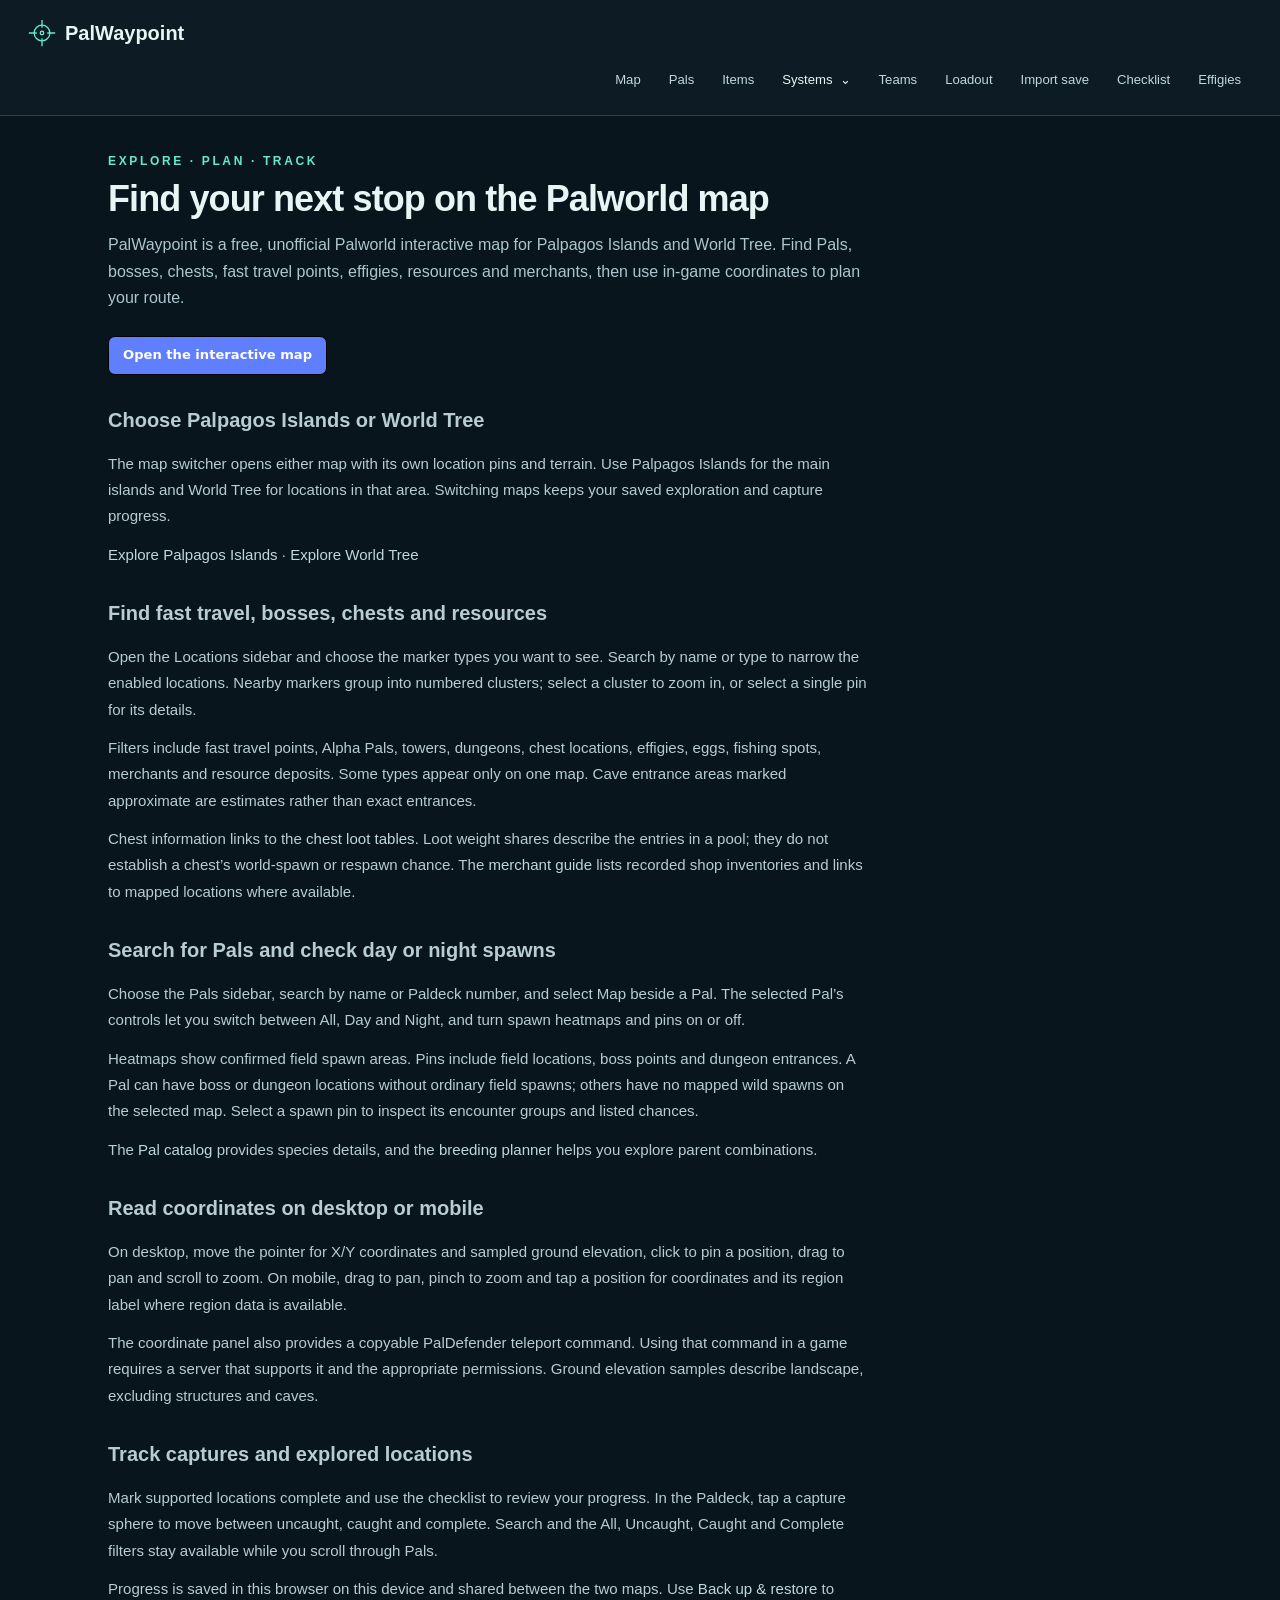
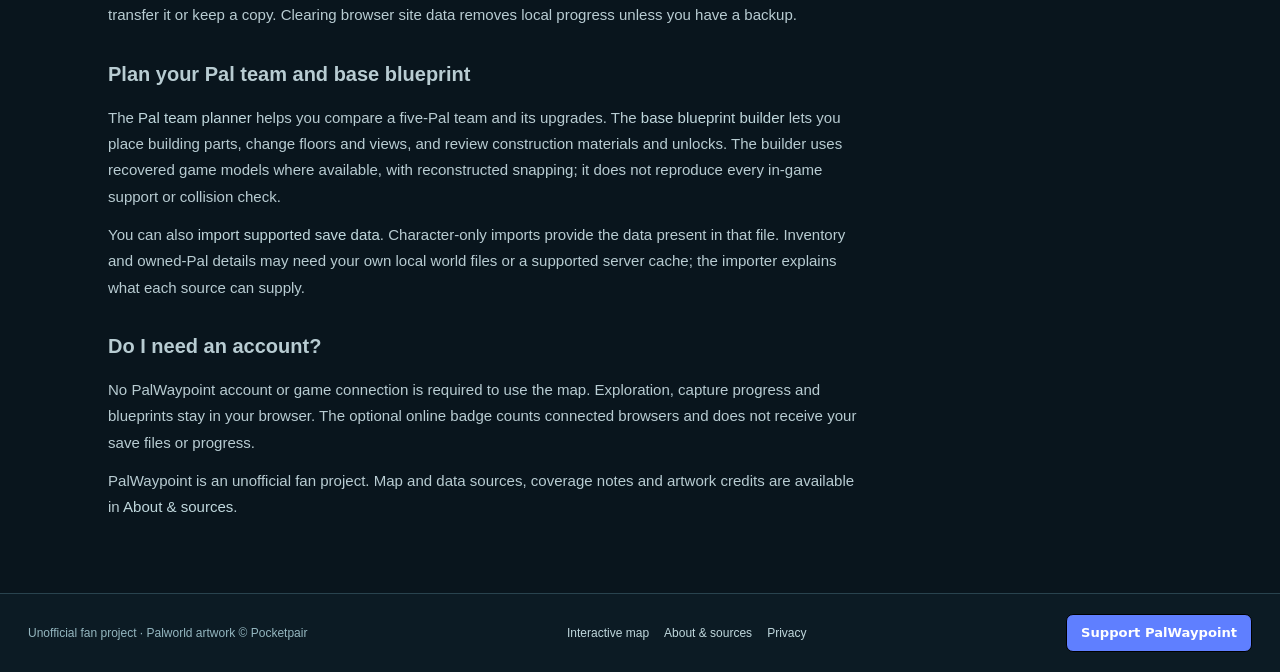
<file: map-guide.html>
<!doctype html>
<html lang="en"><head><meta charset="utf-8"><meta name="viewport" content="width=device-width, initial-scale=1"><meta name="theme-color" content="#09151d">
<title>How to Use the Palworld Map | PalWaypoint</title><meta name="description" content="Find Pal spawns, bosses, chests, fast travel and resources on PalWaypoint. Learn map filters, World Tree navigation, capture tracking and base planning.">
<link rel="stylesheet" href="./style.css?v=map-seo-1"><link rel="stylesheet" href="./wiki.css?v=player-import-2"><link rel="stylesheet" href="./presence.css?v=presence-3">
  <link rel="canonical" href="https://palwaypoint.github.io/map-guide.html">
  <link rel="icon" type="image/svg+xml" href="./favicon.svg">
  <meta property="og:type" content="website">
  <meta property="og:site_name" content="PalWaypoint">
  <meta property="og:title" content="How to Use the Palworld Map | PalWaypoint">
  <meta property="og:description" content="Find Pal spawns, bosses, chests, fast travel and resources on PalWaypoint. Learn map filters, World Tree navigation, capture tracking and base planning.">
  <meta property="og:url" content="https://palwaypoint.github.io/map-guide.html">
  <meta property="og:image" content="https://palwaypoint.github.io/world-map.webp">
  <meta property="og:image:alt" content="Palworld Palpagos Islands map">
  <meta name="twitter:card" content="summary_large_image">
</head><body class="wiki-body"><header class="masthead"><a class="wiki-brand" href="./"><svg class="wiki-brand-crosshair" viewBox="0 0 32 32" aria-hidden="true"><circle cx="16" cy="16" r="9"/><path d="M16 1v9m0 12v9M1 16h9m12 0h9"/><circle cx="16" cy="16" r="2"/></svg><strong>PalWaypoint</strong></a><nav class="site-nav" aria-label="Main navigation"><a href="./">Map</a><a href="./wiki.html#pals" data-section="pals">Pals</a><a href="./wiki.html#items" data-section="items">Items</a><details class="systems-menu"><summary>Systems</summary><div><a href="./wiki.html#ranch">Ranch</a><a href="./wiki.html#breeding">Breeding</a><a href="./wiki.html#technology">Technology</a><a href="./wiki.html#fishing">Fishing</a><a href="./wiki.html#chest-loot">Chest loot</a><a href="./wiki.html#base-camp">Base camp</a><a href="./wiki.html#base-builder" data-section="base-builder">Base builder</a><a href="./wiki.html#merchants">Merchants</a></div></details><a href="./wiki.html#teams" data-section="teams">Teams</a><a href="./wiki.html#loadout" data-section="loadout">Loadout</a><a href="./wiki.html#save-import" data-section="save-import">Import save</a><a href="./wiki.html#checklist" data-section="checklist">Checklist</a><a href="./wiki.html#effigies" data-section="effigies">Effigies</a></nav></header>
<main class="wiki-main" id="map-guide">
<p class="eyebrow">EXPLORE · PLAN · TRACK</p>
<h1>Find your next stop on the Palworld map</h1>
<p class="wiki-intro">PalWaypoint is a free, unofficial Palworld interactive map for Palpagos Islands and World Tree. Find Pals, bosses, chests, fast travel points, effigies, resources and merchants, then use in-game coordinates to plan your route.</p>
<p><a class="coffee-link" href="./">Open the interactive map</a></p>
<div class="wiki-prose">
<h2>Choose Palpagos Islands or World Tree</h2>
<p>The map switcher opens either map with its own location pins and terrain. Use Palpagos Islands for the main islands and World Tree for locations in that area. Switching maps keeps your saved exploration and capture progress.</p>
<p><a href="./?map=islands">Explore Palpagos Islands</a> · <a href="./?map=tree">Explore World Tree</a></p>
<h2>Find fast travel, bosses, chests and resources</h2>
<p>Open the Locations sidebar and choose the marker types you want to see. Search by name or type to narrow the enabled locations. Nearby markers group into numbered clusters; select a cluster to zoom in, or select a single pin for its details.</p>
<p>Filters include fast travel points, Alpha Pals, towers, dungeons, chest locations, effigies, eggs, fishing spots, merchants and resource deposits. Some types appear only on one map. Cave entrance areas marked approximate are estimates rather than exact entrances.</p>
<p>Chest information links to the <a href="./wiki.html#chest-loot">chest loot tables</a>. Loot weight shares describe the entries in a pool; they do not establish a chest’s world-spawn or respawn chance. The <a href="./wiki.html#merchants">merchant guide</a> lists recorded shop inventories and links to mapped locations where available.</p>
<h2>Search for Pals and check day or night spawns</h2>
<p>Choose the Pals sidebar, search by name or Paldeck number, and select Map beside a Pal. The selected Pal’s controls let you switch between All, Day and Night, and turn spawn heatmaps and pins on or off.</p>
<p>Heatmaps show confirmed field spawn areas. Pins include field locations, boss points and dungeon entrances. A Pal can have boss or dungeon locations without ordinary field spawns; others have no mapped wild spawns on the selected map. Select a spawn pin to inspect its encounter groups and listed chances.</p>
<p>The <a href="./wiki.html#pals">Pal catalog</a> provides species details, and the <a href="./wiki.html#breeding">breeding planner</a> helps you explore parent combinations.</p>
<h2>Read coordinates on desktop or mobile</h2>
<p>On desktop, move the pointer for X/Y coordinates and sampled ground elevation, click to pin a position, drag to pan and scroll to zoom. On mobile, drag to pan, pinch to zoom and tap a position for coordinates and its region label where region data is available.</p>
<p>The coordinate panel also provides a copyable PalDefender teleport command. Using that command in a game requires a server that supports it and the appropriate permissions. Ground elevation samples describe landscape, excluding structures and caves.</p>
<h2>Track captures and explored locations</h2>
<p>Mark supported locations complete and use the checklist to review your progress. In the Paldeck, tap a capture sphere to move between uncaught, caught and complete. Search and the All, Uncaught, Caught and Complete filters stay available while you scroll through Pals.</p>
<p>Progress is saved in this browser on this device and shared between the two maps. Use <a href="./wiki.html#backup">Back up &amp; restore</a> to transfer it or keep a copy. Clearing browser site data removes local progress unless you have a backup.</p>
<h2>Plan your Pal team and base blueprint</h2>
<p>The <a href="./wiki.html#teams">Pal team planner</a> helps you compare a five-Pal team and its upgrades. The <a href="./wiki.html#base-builder">base blueprint builder</a> lets you place building parts, change floors and views, and review construction materials and unlocks. The builder uses recovered game models where available, with reconstructed snapping; it does not reproduce every in-game support or collision check.</p>
<p>You can also <a href="./wiki.html#save-import">import supported save data</a>. Character-only imports provide the data present in that file. Inventory and owned-Pal details may need your own local world files or a supported server cache; the importer explains what each source can supply.</p>
<h2>Do I need an account?</h2>
<p>No PalWaypoint account or game connection is required to use the map. Exploration, capture progress and blueprints stay in your browser. The optional online badge counts connected browsers and does not receive your save files or progress.</p>
<p>PalWaypoint is an unofficial fan project. Map and data sources, coverage notes and artwork credits are available in <a href="./wiki.html#about">About &amp; sources</a>.</p>
</div></main><footer class="wiki-footer"><span>Unofficial fan project · Palworld artwork © Pocketpair</span><nav aria-label="Footer navigation"><a href="./">Interactive map</a><a href="./wiki.html#about">About &amp; sources</a><a href="./wiki.html#privacy">Privacy</a></nav><a class="coffee-link" href="https://www.buymeacoffee.com/Chrashy" target="_blank" rel="noopener noreferrer">Support PalWaypoint</a></footer><script type="module" src="./presence.js?v=presence-3"></script></body></html>
</file>
<file: style.css>
:root{color-scheme:dark;font-family:"Segoe UI",Arial,sans-serif;background:#09151d;color:#e7f5f4;font-size:16px;--accent:#68e7cb;--muted:#a7bbc3;--border:#29434e}
*{box-sizing:border-box}body{margin:0}button,a,canvas{-webkit-tap-highlight-color:transparent}button{font:inherit;color:inherit;cursor:pointer}button:focus-visible,a:focus-visible,canvas:focus-visible{outline:2px solid var(--accent);outline-offset:4px}button:disabled{cursor:default;opacity:.4}a{color:#c0d8dd;text-decoration:none}a:hover{color:var(--accent);text-decoration:underline}.map-shell{height:100vh;height:100dvh;min-height:440px;display:flex;flex-direction:column}.masthead{display:flex;align-items:center;gap:16px;padding:19px 28px;border-bottom:1px solid var(--border);background:#0c1b24;z-index:2}.brand-mark{width:35px;height:35px;color:var(--accent)}.brand-mark svg{width:100%;fill:none;stroke:currentColor;stroke-width:1.6}.eyebrow{font-size:.75rem;letter-spacing:.22em;color:var(--accent);margin:0 0 4px;font-weight:650}h1{font-size:1.25rem;font-weight:550;letter-spacing:-.025em;margin:0}.map-name{margin-left:auto;font-size:.75rem;letter-spacing:.16em;color:var(--muted);border:1px solid var(--border);padding:8px 12px;border-radius:4px}.map-viewport{position:relative;flex:1;min-height:320px;overflow:hidden;background:#09151d}#map{display:block;width:100%;height:100%;cursor:crosshair;touch-action:none}#map.dragging{cursor:grabbing}.compass{position:absolute;top:24px;left:28px;display:flex;flex-direction:column;align-items:center;gap:6px;font-size:.875rem;font-weight:650;color:#d7e9eb;pointer-events:none;text-shadow:0 1px 6px #000}.compass svg{height:26px;width:18px;fill:var(--accent);stroke:#173c3b;stroke-width:1}.map-controls{position:absolute;right:24px;top:24px;display:flex;flex-direction:column;align-items:center;padding:6px;border:1px solid #36505b;background:#0b1a24eb;box-shadow:0 6px 20px #0003;border-radius:8px}.map-controls button{width:40px;height:40px;background:none;border:0;border-radius:4px;display:grid;place-items:center}.map-controls button:hover{background:#1b3944;color:var(--accent)}.map-controls svg{width:20px;height:20px;fill:none;stroke:currentColor;stroke-width:1.7;stroke-linecap:round;stroke-linejoin:round}.control-divider{height:1px;width:27px;background:var(--border);margin:5px 0}.zoom-label{font-size:.75rem;color:var(--muted);font-variant-numeric:tabular-nums;margin:8px 0 4px}.coordinate-panel{position:absolute;left:50%;bottom:46px;transform:translateX(-50%);background:#0a1b25f0;backdrop-filter:blur(12px);border:1px solid #42616b;border-radius:10px;box-shadow:0 12px 34px #0005;padding:13px 24px 12px;min-width:284px;pointer-events:none}.coordinate-caption{margin:0 0 8px;display:flex;align-items:center;justify-content:center;gap:7px;font-size:.75rem;letter-spacing:.12em;color:var(--muted)}.tiny-crosshair{color:var(--accent);font-size:1.05rem}.coordinate-pair{display:flex;align-items:center;justify-content:center;gap:24px}.coordinate-pair>div{display:flex;align-items:baseline;gap:12px;min-width:86px}.axis{color:var(--accent);font-size:.875rem;font-weight:600}output{font-family:Consolas,"Courier New",monospace;font-size:2rem;line-height:1.2;font-variant-numeric:tabular-nums;letter-spacing:-.05em}.pair-divider{height:26px;width:1px;background:#36505b}.coordinate-note{text-align:center;font-size:.75rem;letter-spacing:.14em;color:var(--muted);margin:10px 0 0}.map-help{position:absolute;bottom:15px;left:12px;right:12px;text-align:center;font-size:.875rem;color:#cedfe3;text-shadow:0 1px 6px #000,0 1px 12px #000;pointer-events:none}.touch-help{display:none}footer{padding:11px 28px;display:flex;justify-content:space-between;gap:16px;font-size:.75rem;line-height:1.5;color:var(--muted);border-top:1px solid var(--border);background:#0c1b24;z-index:2}.loading{position:absolute;inset:0;display:flex;align-items:center;justify-content:center;flex-direction:column;gap:14px;background:#09151d;z-index:3;color:var(--muted)}.loading-orbit{width:35px;height:35px;border:1px solid #29434e;border-top:2px solid var(--accent);border-radius:50%;animation:orbit 1s linear infinite}.loading p{margin:0}.map-error{position:absolute;inset:0;z-index:4;background:#09151d;display:flex;justify-content:center;align-items:center;flex-direction:column;padding:24px;text-align:center}.map-error h2{font-size:1.25rem;margin:0}.map-error p{color:var(--muted)}.map-error button{background:var(--accent);color:#09151d;border:0;border-radius:6px;padding:10px 18px;font-weight:600}[hidden]{display:none!important}.sr-only{position:absolute;width:1px;height:1px;padding:0;margin:-1px;overflow:hidden;clip:rect(0,0,0,0);white-space:nowrap;border:0}@keyframes orbit{to{transform:rotate(360deg)}}
.ground-readout{display:flex;align-items:baseline;justify-content:space-between;gap:16px;margin-top:13px;padding-top:11px;border-top:1px solid #36505b}.ground-label{font-size:.75rem;letter-spacing:.11em;color:var(--accent)}.ground-number{display:flex;align-items:baseline;gap:7px}.ground-number output{font-size:1.4rem;letter-spacing:-.03em}.ground-unit{font-size:.875rem;color:var(--muted)}.elevation-note{font-size:.75rem;line-height:1.45;color:var(--muted);margin:6px 0 0;text-align:right;min-height:2.9em;max-width:312px}.source-links{display:flex;gap:9px;flex-wrap:wrap}.coordinate-panel{min-width:0;width:360px;max-width:calc(100% - 28px);pointer-events:auto}.ground-number output.pending{color:var(--muted)}.coordinate-pair{gap:16px}.coordinate-pair>div{flex-direction:column;align-items:flex-start;gap:2px;min-width:0;flex:1}.coordinate-pair output{font-size:1.7rem}.coordinate-pair .axis{font-size:.875rem}.teleport-readout{display:flex;gap:10px;align-items:center;border-top:1px solid #36505b;margin-top:10px;padding-top:11px}.teleport-readout code{font-family:Consolas,"Courier New",monospace;font-size:.875rem;line-height:1.5;overflow-wrap:anywhere;flex:1;user-select:all}.teleport-readout button{background:#173740;border:1px solid #42616b;padding:7px 9px;font-size:.875rem;border-radius:5px;flex-shrink:0}.teleport-readout button:hover:not(:disabled){background:#24505a;color:var(--accent)}.teleport-note{font-size:.75rem;line-height:1.45;color:var(--muted);margin:8px 0 0}
@media(pointer:coarse){.desktop-help{display:none}.touch-help{display:inline}}
@media(max-width:600px){.masthead{padding:14px 16px;gap:12px}.brand-mark{width:28px;height:28px}h1{font-size:1.1rem}.map-name{padding:6px 8px;font-size:.75rem;letter-spacing:.06em}.compass{top:18px;left:18px}.map-controls{right:14px;top:16px}.coordinate-panel{bottom:51px;padding:12px 20px;min-width:270px}.map-help{font-size:.75rem;bottom:18px}footer{padding:10px 16px;flex-wrap:wrap;gap:2px 12px}.eyebrow{font-size:.75rem}output{font-size:1.85rem}}
@media(max-width:360px){.coordinate-panel{min-width:0;width:calc(100% - 28px);padding-left:16px;padding-right:16px}.coordinate-pair{gap:20px}.coordinate-pair>div{min-width:80px}.elevation-note{max-width:none}}
@media(max-width:600px){.coordinate-pair output{font-size:1.5rem}.coordinate-panel{min-width:0}.coordinate-pair{gap:14px}.coordinate-pair>div{min-width:0}.teleport-readout{gap:7px}.teleport-readout code{font-size:.875rem}}
@media(max-width:360px){.coordinate-pair output{font-size:1.35rem}.coordinate-pair{gap:12px}}
@media(min-width:950px){.coordinate-panel{left:24px;transform:none}}
.coordinate-caption button{font-size:.75rem;letter-spacing:0;border:1px solid #42616b;background:#173740;border-radius:4px;padding:3px 6px;color:#d0e6e8}.coordinate-caption button:hover{color:var(--accent)}
.coordinate-pair>div{flex-direction:row;align-items:baseline;gap:8px}.coordinate-pair output{font-size:1.4rem}.elevation-note{min-height:1.45em}.coordinate-note{margin-top:8px}
@media(min-width:601px){.coordinate-panel{left:24px;transform:none}}
@media(max-width:360px){.coordinate-pair output{font-size:1.25rem}}
@media(prefers-reduced-motion:reduce){.loading-orbit{animation:none}}
.layers-toggle{position:absolute;top:22px;left:78px;z-index:2;border:1px solid #42616b;border-radius:7px;background:#0a1b25ed;padding:10px 13px;font-size:.875rem;font-weight:650;box-shadow:0 6px 20px #0004}.layers-toggle:hover,.layers-actions button:hover{color:var(--accent);background:#1b3944}.layers-toggle span{margin-left:5px;color:var(--accent);font-variant-numeric:tabular-nums}.layers-panel{position:absolute;z-index:4;top:70px;left:24px;width:300px;max-width:calc(100% - 48px);max-height:calc(100% - 330px);min-height:200px;overflow:auto;background:#0a1b25f7;border:1px solid #42616b;border-radius:9px;box-shadow:0 14px 34px #0008;padding:13px}.layers-heading{display:flex;justify-content:space-between;align-items:center;margin-bottom:12px}.layers-heading strong{font-size:1rem}.layers-heading button{border:0;background:none;font-size:1.35rem;line-height:1;padding:1px 5px}.layers-search-label{display:block;font-size:.75rem;color:var(--muted);margin-bottom:5px}.layers-panel input[type=search]{width:100%;border:1px solid #42616b;background:#102834;color:#e7f5f4;border-radius:5px;padding:8px 10px;font:inherit;font-size:.875rem}.layers-panel input::placeholder{color:#91aeb8}.layers-actions{display:flex;gap:7px;margin:10px 0}.layers-actions button{flex:1;border:1px solid #42616b;border-radius:5px;background:#173740;padding:6px 9px;font-size:.75rem}.layer-list{display:grid;gap:2px}.layer-row{display:flex;align-items:center;gap:9px;padding:7px 5px;border-radius:5px;font-size:.875rem;cursor:pointer}.layer-row:hover{background:#173740}.layer-row input{accent-color:var(--accent);width:16px;height:16px;margin:0}.layer-dot,.marker-detail-dot{display:inline-block;flex:none;width:12px;height:12px;border-radius:50%;border:2px solid #e7f5f4;box-shadow:0 1px 4px #0008}.layer-name{flex:1}.layer-count{color:var(--muted);font-variant-numeric:tabular-nums}.layer-status{font-size:.75rem;color:var(--muted);margin:10px 4px 0;line-height:1.4}.marker-tooltip{position:absolute;z-index:5;pointer-events:none;max-width:240px;background:#0a1b25f5;border:1px solid #60828b;border-radius:6px;box-shadow:0 5px 15px #0008;padding:7px 9px;font-size:.8rem;line-height:1.35}.marker-tooltip strong,.marker-tooltip span{display:block}.marker-tooltip span{color:var(--muted);font-size:.75rem;margin-top:2px}.marker-detail{display:flex;gap:9px;align-items:center;border-bottom:1px solid #36505b;padding-bottom:10px;margin-bottom:10px}.marker-detail>div{min-width:0}.marker-detail strong,.marker-detail span:not(.marker-detail-dot){display:block}.marker-detail strong{font-size:.875rem;line-height:1.3}.marker-detail span:not(.marker-detail-dot){font-size:.75rem;color:var(--muted);margin-top:2px}.marker-detail-dot{width:16px;height:16px}
@media(max-width:600px){.layers-toggle{top:16px;left:55px;padding:8px 10px;font-size:.8rem}.layers-panel{top:58px;left:12px;max-width:calc(100% - 24px);max-height:45%;padding:11px}.marker-tooltip{max-width:170px}}

.map-body{position:relative;display:flex;flex:1;min-height:0}.map-body .map-viewport{min-width:0;min-height:0}.map-body .layers-panel{position:relative;top:auto;left:auto;z-index:2;flex:0 0 284px;width:284px;max-width:none;max-height:none;min-height:0;height:100%;border:0;border-right:1px solid var(--border);border-radius:0;box-shadow:none;background:#102b3c;padding:18px 13px;overflow:auto;transition:flex-basis .18s ease,padding .18s ease}.map-body.sidebar-collapsed .layers-panel{flex-basis:0;width:0;padding:0;overflow:hidden;border:0}.layers-heading{border-bottom:1px solid #36505b;padding-bottom:12px}.layers-heading strong{font-size:.95rem}.layers-heading strong span{font-size:.75rem;color:var(--accent);font-weight:500}.layers-heading button{border:1px solid #42616b;border-radius:5px;background:#173740;width:28px;height:28px}.map-body .layers-toggle{z-index:4;left:0;top:45%;width:23px;height:56px;padding:0;border-radius:0 6px 6px 0;background:#173b50;display:none}.map-body.sidebar-collapsed .layers-toggle{display:block}.map-switcher{position:absolute;top:16px;left:18px;z-index:2;display:flex;background:#0a1b25ee;border:1px solid #42616b;border-radius:7px;overflow:hidden;box-shadow:0 4px 14px #0005}.map-switcher button{border:0;background:transparent;padding:8px 11px;font-size:.8rem;color:#b7ccd1}.map-switcher button[aria-pressed=true]{background:var(--accent);color:#0a2229;font-weight:700}.map-switcher button:hover:not([aria-pressed=true]){background:#244653;color:white}.compass{top:62px;left:24px}.coordinate-panel{left:14px;bottom:14px;transform:none;width:270px;max-width:calc(100% - 28px);padding:8px 10px;border-radius:7px}.coordinate-caption{justify-content:flex-start;margin:0 0 4px;font-size:.63rem;letter-spacing:.06em}.coordinate-pair{justify-content:flex-start;gap:9px}.coordinate-pair>div{flex:0 1 auto;gap:4px}.coordinate-pair .axis{font-size:.75rem}.coordinate-pair output{font-size:1.03rem}.pair-divider{height:17px}.coordinate-note{display:none}.ground-readout{margin-top:6px;padding-top:6px;gap:6px}.ground-label{font-size:.65rem;letter-spacing:.03em}.ground-number output{font-size:.95rem}.ground-unit{font-size:.7rem}.elevation-note{font-size:.65rem;line-height:1.25;margin:3px 0 0;min-height:0;text-align:left}.teleport-readout{margin-top:6px;padding-top:6px;gap:5px}.teleport-readout code{font-size:.69rem;line-height:1.2}.teleport-readout button{font-size:.68rem;padding:3px 5px}.teleport-note{display:none}.marker-detail{margin-bottom:5px;padding-bottom:5px}.map-help{left:auto;right:12px;bottom:12px;max-width:calc(100% - 310px);font-size:.75rem}
@media(max-width:700px){.map-body .layers-panel{position:absolute;top:0;left:0;bottom:0;width:268px;max-width:calc(100% - 48px);height:auto;box-shadow:7px 0 22px #0008}.map-body.sidebar-collapsed .layers-panel{width:0}.map-body .layers-toggle{display:block;left:268px;top:44%}.map-body.sidebar-collapsed .layers-toggle{left:0}.map-switcher{top:12px;left:32px}.map-switcher button{font-size:.7rem;padding:7px 8px}.compass{display:none}.map-controls{right:10px;top:54px}.coordinate-panel{left:10px;bottom:36px;width:235px}.map-help{left:10px;right:10px;bottom:10px;max-width:none;font-size:.68rem}}
@media(max-width:700px){.map-body:not(.sidebar-collapsed) .map-switcher{visibility:hidden;pointer-events:none}.layers-heading button{width:44px;height:44px;font-size:1.6rem}.map-body .layers-toggle{width:34px;height:64px}}
.sidebar-backdrop{display:none}.sidebar-menu-icon{display:none}.sidebar-chevron{display:inline}.layers-toggle svg{width:24px;height:24px;fill:none;stroke:currentColor;stroke-width:2;stroke-linecap:round}
@media(max-width:700px){.sidebar-backdrop:not([hidden]){display:block;position:absolute;inset:0;z-index:5;border:0;background:#031018a6;padding:0}.map-body .layers-panel{z-index:6}.map-body .layers-toggle{top:12px;left:12px;width:44px;height:44px;display:grid;place-items:center;border-radius:7px}.map-body:not(.sidebar-collapsed) .layers-toggle{display:none}.map-body.sidebar-collapsed .layers-toggle{left:12px}.sidebar-menu-icon{display:block}.sidebar-chevron{display:none}.map-switcher{left:66px}}
.layer-list{display:block}.layer-group{border-top:1px solid #315062}.layer-group-heading{display:flex;align-items:center;gap:8px;min-height:45px}.layer-group-expand{flex:1;text-align:left;border:0;background:transparent;padding:10px 4px;color:#e7f5f4;text-transform:uppercase;letter-spacing:.1em;font-size:.75rem;font-weight:700}.layer-group-expand::before{content:'›';display:inline-block;font-size:1rem;line-height:0;margin-right:8px;color:var(--accent)}.layer-group-expand[aria-expanded=true]::before{transform:rotate(90deg)}.layer-group-count{font-size:.75rem;font-variant-numeric:tabular-nums;color:var(--muted)}.layer-group-toggle{accent-color:var(--accent);width:17px;height:17px;margin:0 5px 0 2px;cursor:pointer}.layer-group-body{padding:0 0 8px 2px}.layer-row{gap:8px;min-height:37px;padding:5px 4px;font-size:.79rem}.layer-row input{flex:none}.layer-icon{width:21px;height:21px;object-fit:contain;flex:none;filter:drop-shadow(0 1px 2px #000a)}.layer-name{min-width:0}.layer-count{font-size:.75rem}.marker-detail-dot{width:25px;height:25px;object-fit:contain;border:0;border-radius:0;box-shadow:none}.map-body .layers-panel{scrollbar-color:#456c79 transparent}
.hide-completed{display:flex;align-items:center;gap:8px;color:#c8dddf;font-size:.78rem;padding:0 2px 10px;cursor:pointer}.hide-completed input{accent-color:var(--accent);width:16px;height:16px;margin:0}.marker-detail{position:absolute;z-index:5;top:72px;left:50%;transform:translateX(-50%);display:block;width:min(380px,calc(100% - 28px));max-height:calc(100% - 110px);overflow:auto;margin:0;padding:15px;border:1px solid #4d7380;border-radius:10px;background:#12374aea;box-shadow:0 12px 30px #0009;backdrop-filter:blur(10px);scrollbar-color:#537886 transparent}.marker-detail-heading{display:flex;align-items:flex-start;gap:9px}.marker-detail-heading>div{flex:1;min-width:0}.marker-detail .marker-detail-heading strong{display:block;color:#f2fbf8;font-size:.99rem;line-height:1.3}.marker-detail .marker-detail-heading span{display:block;margin-top:3px;color:#b7ced2;font-size:.77rem;line-height:1.35}.marker-detail-heading button{flex:none;border:0;background:transparent;color:#b7ced2;font-size:1.4rem;line-height:1;padding:0 2px}.marker-detail-heading button:hover{color:var(--accent)}.marker-detail-dot{width:28px;height:28px}.marker-detail-coordinates{margin:10px 0;color:#b4cbd0;font-size:.8rem;font-variant-numeric:tabular-nums}.marker-progress-control{display:inline-flex;align-items:center;gap:8px;padding:8px 11px;border:1px solid #406779;border-radius:7px;background:#102d3c;cursor:pointer;font-size:.82rem}.marker-progress-control input{accent-color:var(--accent);width:17px;height:17px;margin:0}.marker-detail .marker-progress-control span{display:inline;color:#e7f5f4;margin:0;font-size:.82rem}.marker-progress-note{color:#92b3bb;font-size:.7rem;margin:6px 0 0}.marker-loot{margin-top:13px;padding-top:12px;border-top:1px solid #406779}.marker-loot h3{margin:0 0 5px;text-transform:uppercase;letter-spacing:.09em;font-size:.73rem;color:#aadbd3}.marker-loot-pool{margin:0 0 8px;color:#a8c7cb;font-size:.72rem}.marker-loot-list{list-style:none;margin:0;padding:0}.marker-loot-list li{display:flex;align-items:center;gap:8px;padding:3px 0;font-size:.79rem}.marker-loot-list img{flex:none;width:19px;height:19px;object-fit:contain}.marker-loot-list span{flex:1;min-width:0}.marker-loot-list strong{font-size:.77rem;font-weight:500;color:#c4d8dc;white-space:nowrap}.marker-loot-note{margin:8px 0 0;color:#a8c7cb;font-size:.73rem;line-height:1.4}.marker-loot a{display:inline-block;margin-top:9px;font-size:.74rem;color:var(--accent)}
@media(max-width:700px){.marker-detail{top:65px;max-height:calc(100% - 245px);padding:12px}.marker-loot-list li{padding:2px 0}}
.marker-detail .marker-loot-list span{display:inline;flex:1;margin:0;color:#edf8f4;font-size:.79rem}
.marker-actions{display:flex;align-items:center;gap:8px;flex-wrap:wrap;margin-top:10px}.marker-actions button,.marker-actions a{display:inline-flex;align-items:center;justify-content:center;min-height:36px;padding:7px 10px;border:1px solid #406779;border-radius:7px;background:#102d3c;font-size:.78rem;color:#e7f5f4}.marker-actions nav{display:flex;gap:8px;flex-wrap:wrap}.marker-actions a:hover{color:var(--accent)}.marker-share-url{width:100%;margin-top:8px;color:#e7f5f4;background:#102d3c;border:1px solid #406779;padding:8px}.marker-loot-list a{flex:1;margin:0;font-size:.78rem;line-height:1.4}.marker-loot label{display:flex;align-items:center;gap:7px;margin:8px 0;font-size:.75rem;color:#b7ced2}.marker-loot select{min-width:0;max-width:75%;background:#102d3c;color:#e7f5f4;border:1px solid #406779;padding:5px;border-radius:5px}
@media(max-width:700px){.map-body.sidebar-collapsed .layers-toggle{display:grid;place-items:center;width:38px;height:38px;padding:0;line-height:1}.layers-toggle .sidebar-menu-icon{display:block;width:20px;height:20px;margin:0}.map-switcher{left:58px;min-height:38px}.map-switcher button{display:flex;align-items:center}}

.sidebar-tabs,.capture-filters{display:flex;gap:5px;margin:10px 0}.sidebar-tabs button,.capture-filters button{flex:1;border:1px solid #42616b;background:#173740;border-radius:5px;padding:8px 5px;font-size:.75rem}.sidebar-tabs button[aria-pressed=true],.capture-filters button[aria-pressed=true]{background:var(--accent);color:#09232b}.capture-help{font-size:.72rem;line-height:1.5;color:var(--muted)}.capture-row{display:flex;align-items:center;gap:8px;min-height:44px;font-size:.8rem;border-bottom:1px solid #315062}.capture-row>span{flex:1}.capture-sphere{display:grid;place-items:center;width:44px;height:44px;background:transparent;border:0;border-radius:5px}.capture-sphere:hover{background:#244653}.sphere-art{position:relative;display:block;width:24px;height:24px;border:2px solid #b0c4ca;border-radius:50%;background:linear-gradient(#70868f 45%,#182d37 45%,#182d37 55%,#344c58 55%)}.sphere-art:after{content:"";position:absolute;top:7px;left:7px;width:6px;height:6px;border-radius:50%;background:#d9edef;box-shadow:0 0 0 2px #182d37}.caught .sphere-art{background:linear-gradient(#42c4ee 45%,#183d50 45%,#183d50 55%,#165c94 55%);border-color:#8be3f5}.complete .sphere-art{background:linear-gradient(#ffdf74 45%,#6c5120 45%,#6c5120 55%,#c58822 55%);border-color:#ffebae}.complete .sphere-art:after{background:#fff0b4}

.capture-portrait{width:32px;height:32px;object-fit:contain;flex:none}.capture-row>span{min-width:0}.capture-sphere:focus-visible{outline:2px solid var(--accent);outline-offset:-2px}
.pal-habitat-button,.habitat-time button{border:1px solid #42616b;background:#173740;border-radius:5px;padding:7px;color:var(--text);font-size:.72rem;cursor:pointer}.pal-habitat-button:focus-visible,.habitat-time button:focus-visible{outline:2px solid var(--accent)}.habitat-controls{border:1px solid #42616b;border-radius:7px;padding:10px;margin:8px 0}.habitat-controls[hidden]{display:none}.habitat-controls a{font-size:.75rem;color:var(--accent)}.habitat-time{display:flex;gap:5px;margin-top:8px}.habitat-time button[aria-pressed=true]{background:var(--accent);color:#09232b}
.habitat-heat-toggle{display:flex;gap:7px;align-items:center;font-size:.75rem;margin-top:10px;color:var(--muted)}.habitat-heat-toggle input{accent-color:var(--accent)}
#browse-spawns{margin-top:9px}#browse-spawns:disabled{opacity:.5}
.spawn-detail{position:absolute;z-index:5;right:72px;top:72px;width:min(365px,calc(100% - 24px));max-height:calc(100% - 110px);overflow:auto;padding:12px;border:1px solid #4d7380;border-radius:9px;background:#102d3cf5;box-shadow:0 10px 25px #0007;scrollbar-color:#537886 transparent}.spawn-detail[hidden]{display:none}.spawn-detail-heading{display:flex;justify-content:space-between;align-items:center}.spawn-detail-heading button{border:0;background:none;width:32px;height:32px;font-size:1.3rem}.spawn-detail select,#marker-spawns select{width:100%;margin-top:8px;padding:7px;background:#102834;color:var(--text);border:1px solid #42616b;border-radius:5px;font:inherit;font-size:.75rem}.spawn-meta,.spawn-note{color:var(--muted);font-size:.72rem;line-height:1.4;margin:8px 0}.spawn-table{width:100%;border-collapse:collapse;font-size:.75rem;font-variant-numeric:tabular-nums}.spawn-table th{text-align:left;color:var(--muted);font-size:.69rem;font-weight:600;padding:6px 5px;border-bottom:1px solid #42616b}.spawn-table td{padding:7px 5px;border-bottom:1px solid #284959;vertical-align:top}.spawn-table td:not(:first-child),.spawn-table th:not(:first-child){text-align:right;white-space:nowrap}.spawn-member{margin-bottom:4px;line-height:1.35}.spawn-member:last-child{margin-bottom:0}.spawn-member a{color:#e7f5f4}.spawn-member small{display:inline-block;margin-left:6px;color:var(--muted);font-size:.67rem}.spawn-selected{background:#68e7cb12}.spawn-selected .spawn-member a{color:var(--accent)}.spawn-inactive{opacity:.6}.spawn-condition{display:block;color:var(--muted);font-size:.66rem;margin-top:3px}#marker-spawns{margin-top:12px;border-top:1px solid #42616b;padding-top:4px}.marker-detail #marker-spawns span,.marker-detail #marker-spawns small{display:inline;margin:0;font-size:inherit}.marker-detail #marker-spawns .spawn-member small{display:inline-block;margin-left:6px;font-size:.67rem}
@media(max-width:700px){.spawn-detail{top:auto;bottom:12px;right:12px;max-height:52%;width:calc(100% - 24px)}.spawn-detail-heading button{width:40px;height:40px}.map-viewport:has(.spawn-detail:not([hidden])) .coordinate-panel{visibility:hidden}}

.region-banner{position:absolute;z-index:3;top:16px;left:50%;transform:translateX(-50%);max-width:calc(100% - 490px);padding:9px 15px;border:1px solid #42616b;border-radius:7px;background:#0a1b25e8;box-shadow:0 4px 14px #0005;color:#e7f5f4;font-size:.95rem;font-weight:650;text-align:center;pointer-events:none;backdrop-filter:blur(6px)}@media(max-width:1100px){.region-banner{top:58px;max-width:calc(100% - 140px);font-size:.83rem;padding:7px 12px}}@media(max-width:700px){.region-banner{top:58px;left:12px;transform:none;max-width:calc(100% - 84px);text-align:left}}
/* Keep search and capture filters visible while the Pal list scrolls. */
.paldeck-controls{flex:none;padding-right:3px}.paldeck-controls .capture-filters{margin-bottom:8px}
.layers-panel:has(#pals-view:not([hidden])){display:flex;flex-direction:column;overflow:hidden}.layers-panel:has(#pals-view:not([hidden]))>.layers-heading,.layers-panel:has(#pals-view:not([hidden]))>.sidebar-tabs,.layers-panel:has(#pals-view:not([hidden]))>.progress-backup-link,.layers-panel:has(#pals-view:not([hidden]))>.mobile-map-links{flex:none}#pals-view{display:flex;flex-direction:column;flex:1;min-height:0}.pal-roster{flex:1;min-height:90px;overflow:auto;overscroll-behavior:contain;scrollbar-color:#456c79 transparent;padding-right:3px}.pal-spawn-label{display:block;color:var(--muted);font-size:.65rem;line-height:1.3;margin-top:3px}.capture-row{padding:5px 0}.pal-roster:focus-visible{outline:1px solid var(--accent);outline-offset:-1px}
.layers-panel:has(#pals-view:not([hidden])) .layers-heading{margin-bottom:6px;padding-bottom:8px}.layers-panel:has(#pals-view:not([hidden])) .sidebar-tabs{margin:6px 0}
.map-viewport>.habitat-controls{position:absolute;z-index:3;top:62px;left:18px;width:min(430px,calc(100% - 100px));max-height:calc(100% - 80px);overflow:auto;overscroll-behavior:contain;margin:0;padding:10px 12px;background:#102b3cf5;box-shadow:0 6px 20px #0005;scrollbar-color:#456c79 transparent}.habitat-heading{display:flex;align-items:center;gap:12px;min-height:24px}.habitat-heading strong{flex:1;min-width:0;font-size:.9rem}.habitat-heading a{flex:none;font-size:.75rem}.habitat-controls .habitat-time{margin:6px 0;gap:6px}.habitat-time button{flex:1;min-height:36px;padding:6px}.habitat-options{display:flex;flex-wrap:wrap;align-items:center;gap:6px 14px}.habitat-controls .habitat-heat-toggle{margin:0;min-height:36px;font-size:.74rem}.habitat-heat-toggle input{width:17px;height:17px;margin:0}.habitat-options .pal-habitat-button{margin-left:auto;min-height:36px}.habitat-controls .capture-help{font-size:.72rem;line-height:1.35;margin:6px 0}.habitat-help{font-size:.7rem;color:var(--muted);line-height:1.4}.habitat-help summary{cursor:pointer;padding:4px 0}.habitat-help p{margin:4px 0}.map-viewport:has(>.habitat-controls:not([hidden])) .compass{left:auto;right:90px;top:24px}.map-viewport:has(>.habitat-controls:not([hidden])) .region-banner{top:16px;left:auto;right:90px;transform:none;max-width:calc(100% - 330px)}.mobile-map-links{display:none}
@media(max-width:700px){
  .map-shell>footer{display:none}
  .map-body:not(.sidebar-collapsed) .habitat-controls{visibility:hidden;pointer-events:none}
  .mobile-map-links{display:flex;align-items:center;justify-content:space-between;gap:6px;font-size:.7rem;border-top:1px solid #36505b;padding-top:7px;position:relative}
  .mobile-map-links>a,.mobile-map-links summary{padding:7px 0;min-height:32px;color:var(--muted)}
  .mobile-map-links>a:hover{color:var(--accent)}.mobile-map-links summary{cursor:pointer;list-style:none}.mobile-map-links summary::-webkit-details-marker{display:none}
  .mobile-map-credits{position:absolute;bottom:100%;left:0;right:0;background:#102b3c;border:1px solid #42616b;border-radius:7px;padding:10px;box-shadow:0 -4px 18px #0005;max-height:240px;overflow:auto;z-index:1}.mobile-map-credits p{font-size:.72rem;line-height:1.4;margin:0 0 6px}.mobile-map-credits a{display:block;padding:7px 0;color:var(--accent)}
  .map-viewport>.habitat-controls{top:60px;left:12px;width:calc(100% - 24px);max-height:calc(100% - 80px);padding:8px 10px}
  .habitat-options{gap:4px 12px}.habitat-controls .capture-help{font-size:.7rem}
  .map-viewport:has(>.habitat-controls:not([hidden])) .map-controls{top:auto;bottom:36px}
  .map-viewport:has(>.habitat-controls:not([hidden])) .region-banner{top:auto;bottom:198px;left:12px;right:auto;max-width:calc(100% - 24px);font-size:.75rem}
}
.map-body .layers-panel{display:flex;flex-direction:column;overflow:hidden}.layers-panel>.layers-heading,.layers-panel>.sidebar-tabs,.sidebar-footer{flex:none}#locations-view{flex:1;min-height:0;overflow:auto;overscroll-behavior:contain;scrollbar-color:#456c79 transparent}.sidebar-footer{position:relative;background:#102b3c}.mobile-sidebar-brand,.mobile-backup-actions,.mobile-site-menu{display:none}.map-backup-status{font-size:.68rem;color:var(--muted);line-height:1.35;margin:4px 0}.habitat-heading #clear-habitat{flex:none;width:28px;height:28px;border:0;border-radius:5px;background:#173740;color:var(--muted);font-size:1.2rem;line-height:1;cursor:pointer}
.wiki-body .wiki-brand{grid-template-columns:28px auto;align-items:center;gap:9px}.wiki-brand-crosshair{width:28px;height:28px;fill:none;stroke:var(--accent);stroke-width:1.5}
.mobile-region-name{display:none}
@media(max-width:700px){.map-viewport .region-banner{display:none}.coordinate-panel .mobile-region-name{display:block;color:var(--accent);font-size:.8rem;font-weight:650;line-height:1.3;margin-bottom:6px;padding-bottom:6px;border-bottom:1px solid #36505b}}
@media(max-width:700px){
  .map-shell>.masthead{display:none}
  .desktop-sidebar-title,.layers-heading #layers-count{display:none}
  .layers-heading .mobile-sidebar-brand{display:flex;align-items:center;gap:9px;font-size:1.05rem;color:var(--text);font-weight:700}
  .mobile-sidebar-brand svg{width:27px;height:27px;fill:none;stroke:var(--accent);stroke-width:1.5;flex:none}
  .layers-heading{margin-bottom:6px;padding-bottom:8px}.sidebar-tabs{margin:6px 0}
  .sidebar-footer{border-top:1px solid #36505b;padding-top:8px}
  .sidebar-footer .progress-backup-link{display:none}
  .mobile-backup-actions{display:flex;gap:7px}
  .mobile-backup-actions button,.mobile-backup-actions a{flex:1;display:flex;align-items:center;justify-content:center;min-height:36px;border:1px solid #42616b;border-radius:5px;background:#173740;color:var(--text);padding:6px;font-size:.72rem;cursor:pointer}
  .mobile-map-links{border-top:0;padding-top:3px}
  .mobile-site-menu{display:block;position:absolute;right:12px;top:12px;z-index:4}
  .mobile-site-menu>summary{list-style:none;display:grid;place-items:center;width:38px;height:38px;border:1px solid #42616b;border-radius:7px;background:#173b50;color:var(--text);cursor:pointer}
  .mobile-site-menu>summary::-webkit-details-marker{display:none}.mobile-site-menu>summary:focus-visible{outline:2px solid var(--accent);outline-offset:2px}
  .mobile-site-menu svg{width:19px;height:19px;fill:none;stroke:currentColor;stroke-width:1.6;stroke-linejoin:round}
  .mobile-site-menu[open]>summary{color:var(--accent);background:#24505a}
  .mobile-site-menu nav{position:absolute;top:46px;right:0;display:grid;grid-template-columns:1fr 1fr;gap:2px 8px;width:min(290px,calc(100vw - 24px));max-height:calc(100dvh - 76px);overflow:auto;overscroll-behavior:contain;padding:9px;border:1px solid #42616b;border-radius:8px;background:#102b3cfb;box-shadow:0 10px 28px #0007}
  .mobile-site-menu nav a{font-size:.78rem;line-height:1.3;padding:9px 7px;border-radius:5px;color:var(--text);min-height:36px;display:flex;align-items:center}.mobile-site-menu nav a:hover,.mobile-site-menu nav a:focus-visible{background:#24505a;color:var(--accent)}
  .map-body:not(.sidebar-collapsed) .mobile-site-menu{visibility:hidden;pointer-events:none}
  .map-viewport>.habitat-controls{padding:6px 9px}
  .habitat-heading{gap:8px;min-height:20px}.habitat-heading strong{font-size:.85rem}.habitat-heading a{font-size:.7rem}
  .habitat-controls .habitat-time{margin:3px 0;gap:5px}.habitat-time button{min-height:32px;padding:4px}
  .habitat-controls .habitat-heat-toggle,.habitat-options .pal-habitat-button{min-height:30px}.habitat-options{gap:3px 12px}.habitat-options .pal-habitat-button{padding:4px 8px}.habitat-controls .capture-help{margin:3px 0 0;font-size:.68rem}
  .map-controls{top:auto;bottom:36px}
}

/* Map help remains readable without the canvas or JavaScript. */
.map-about{margin:8px 0;color:var(--muted);font-size:.72rem;line-height:1.5}.map-about summary{cursor:pointer;padding:5px 0;color:var(--accent)}.map-about h2{font-size:.9rem;color:var(--text);margin:8px 0}.map-about p{margin:6px 0}.map-about>a{display:inline-block;padding:5px 0;color:var(--accent)}
</file>
<file: wiki.css>
.wiki-body{min-height:100vh}.wiki-brand{display:grid;gap:4px;flex:none;color:#e7f5f4}.wiki-brand .eyebrow{font-size:.65rem}.wiki-brand strong{font-size:1.25rem;font-weight:550}.wiki-brand:hover{text-decoration:none}.site-nav{display:flex;align-items:center;gap:6px;margin-left:auto;font-size:.82rem;flex-wrap:wrap}.site-nav>a,.systems-menu>summary{padding:9px 11px;border-radius:5px;white-space:nowrap;cursor:pointer;list-style:none}.site-nav a[aria-current=page],.site-nav>a:hover,.systems-menu[open]>summary{background:#183d46;color:var(--accent);text-decoration:none}.systems-menu{position:relative}.systems-menu summary:after{content:'⌄';margin-left:7px}.systems-menu>div{position:absolute;top:100%;right:0;z-index:20;min-width:180px;background:#12303e;border:1px solid #42616b;border-radius:8px;padding:6px;box-shadow:0 12px 30px #0008}.systems-menu>div>a{display:block;padding:10px;border-radius:4px}.systems-menu>div>a:hover{background:#214753;color:var(--accent);text-decoration:none}.map-shell .masthead{flex-wrap:wrap}.map-shell .map-name{display:none}.wiki-main{max-width:1120px;margin:0 auto;padding:38px 28px 60px;min-height:calc(100vh - 180px)}.wiki-main h1{font-size:2.25rem;font-weight:650;line-height:1.2;margin:9px 0 12px}.wiki-intro{max-width:760px;font-size:1rem;line-height:1.65;color:#adc6ce;margin:0 0 25px}.wiki-main h2{font-size:1.25rem;margin:28px 0 13px}.wiki-main h3{font-size:1rem;margin:0 0 8px}.wiki-grid{display:grid;grid-template-columns:repeat(3,minmax(0,1fr));gap:12px}.wiki-card{background:#102936;border:1px solid #2d4d5b;border-radius:9px;padding:16px;min-width:0}.wiki-card a{color:#d7f6ed}.wiki-card p{font-size:.85rem;color:#aac2c8;line-height:1.5;margin:8px 0 0}.pal-card-heading{display:flex;gap:12px;align-items:center}.pal-card-heading img,.profile-portrait{width:56px;height:56px;object-fit:contain}.pal-card-heading>div{flex:1;min-width:0}.pal-card-heading .capture-sphere{flex:none}.wiki-meta{font-size:.75rem;color:#95b7c0;margin-top:5px;line-height:1.5}.wiki-toolbar{display:flex;align-items:end;gap:12px;flex-wrap:wrap;margin:20px 0 14px}.wiki-toolbar label{display:grid;gap:6px;flex:1;min-width:150px;font-size:.75rem;color:#adc6ce}.wiki-main input[type=search],.wiki-main select{width:100%;padding:11px 12px;background:#102936;border:1px solid #42616b;border-radius:6px;color:#e7f5f4;font:inherit}.wiki-main button:not(.capture-sphere){background:#163642;border:1px solid #42616b;padding:10px 15px;border-radius:6px;font-size:.82rem}.wiki-main button:not(.capture-sphere):hover{background:#214753;color:var(--accent)}.wiki-count{font-size:.8rem;color:#95b7c0}.wiki-pages{display:flex;align-items:center;gap:14px;justify-content:center;margin:20px 0}.wiki-table-wrap{overflow:auto;border:1px solid #2d4d5b;border-radius:8px}.wiki-table{border-collapse:collapse;width:100%;font-size:.82rem;line-height:1.5;text-align:left}.wiki-table th{font-weight:600;color:#9ed8ce;background:#102936}.wiki-table td,.wiki-table th{padding:11px 14px;border-bottom:1px solid #29434e;vertical-align:top}.wiki-table tr:last-child td{border-bottom:0}.wiki-table input{width:18px;height:18px;accent-color:var(--accent);cursor:pointer}.wiki-table tr.is-complete{background:#123b36}.wiki-table td small{display:block;color:#95b7c0}.wiki-summary{display:flex;gap:12px;flex-wrap:wrap;margin:20px 0}.wiki-summary>div{flex:1;min-width:150px;background:#102936;border:1px solid #2d4d5b;border-radius:8px;padding:17px}.wiki-summary strong{display:block;font-size:1.5rem;color:#d7f6ed;margin-top:5px}.wiki-summary span{font-size:.8rem;color:#9db9c2}.wiki-main progress{width:100%;height:8px;accent-color:var(--accent);margin-top:10px}.source-note{margin-top:36px;border-top:1px solid #29434e;padding-top:16px;font-size:.75rem;color:#8faeb8;line-height:1.65}.source-note a{color:#b3d7d8}.wiki-footer{flex-wrap:wrap}.wiki-footer nav{display:flex;gap:15px;flex-wrap:wrap}.wiki-prose{max-width:760px;color:#b8ccd2;font-size:.94rem;line-height:1.75}.wiki-prose p{margin:12px 0}.wiki-badge{display:inline-block;margin:4px 5px 0 0;padding:4px 7px;border-radius:4px;background:#183d46;font-size:.75rem;color:#b5e9df}.wiki-main details.system-card{padding:14px 17px;border:1px solid #2d4d5b;border-radius:8px;margin:9px 0;background:#102936}.system-card summary{cursor:pointer;font-size:.9rem;font-weight:600}.system-card .wiki-table-wrap{margin-top:15px}.wiki-profile-heading{display:flex;align-items:center;gap:15px}.profile-portrait{width:90px;height:90px}.wiki-back{display:inline-block;margin-bottom:18px;font-size:.85rem}.wiki-main a:focus-visible,.site-nav summary:focus-visible{outline:2px solid var(--accent);outline-offset:3px}.wiki-description{white-space:pre-line}.wiki-main #wiki-feedback{font-size:.8rem;color:var(--accent)}
@media(max-width:1000px){.masthead{flex-wrap:wrap;padding:16px 20px;gap:14px}.site-nav{gap:2px}.site-nav>a,.systems-menu>summary{padding:9px}.wiki-grid{grid-template-columns:repeat(2,minmax(0,1fr))}.map-shell .site-nav{margin-left:0}}@media(max-width:700px){.masthead{padding:14px 16px;gap:10px}.site-nav{width:100%;margin:0;font-size:.76rem;justify-content:space-between}.site-nav>a,.systems-menu>summary{padding:8px 6px}.wiki-main{padding:26px 16px 40px}.wiki-main h1{font-size:1.85rem}.wiki-grid{grid-template-columns:1fr}.wiki-intro{font-size:.9rem}.wiki-table td,.wiki-table th{padding:9px 10px}.wiki-toolbar{gap:10px}.wiki-footer{padding:16px}.wiki-profile-heading{align-items:flex-start}.systems-menu>div{right:-20px}.wiki-summary>div{min-width:120px}}

.wiki-footer{display:flex;justify-content:space-between;gap:18px;padding:20px 28px;border-top:1px solid #29434e;font-size:.75rem;color:#95b7c0}.wiki-main button:disabled{pointer-events:none}.wiki-main .capture-sphere{display:grid;place-items:center}
footer{align-items:center;flex-wrap:wrap}.coffee-link{display:inline-flex;align-items:center;justify-content:center;gap:8px;flex:none;padding:9px 14px;border:1px solid #000;border-radius:7px;background:#5f7fff;color:#fff;font-family:Inter,system-ui,sans-serif;font-size:.82rem;font-weight:650;line-height:1.4;white-space:nowrap}.coffee-link:hover{background:#4968e7;color:#fff;text-decoration:none}.coffee-link span{font-size:1.2rem}.coffee-link:focus-visible{outline:2px solid #ffdd00;outline-offset:3px}
.ranch-table{min-width:620px}.ranch-table caption{text-align:left;padding:12px 14px;font-size:.75rem;color:#95b7c0;line-height:1.5;background:#102936}.ranch-table tbody th{background:transparent;color:#d7f6ed;font-weight:550;min-width:180px}.ranch-pal{display:flex;align-items:center;gap:10px}.ranch-pal img{width:32px;height:32px;object-fit:contain;flex:none}.ranch-table .ranch-work,.ranch-table .ranch-quantity{font-variant-numeric:tabular-nums;white-space:nowrap}.ranch-table tbody:last-child tr:last-child td{border-bottom:0}.ranch-table tbody:not(:last-child) tr:last-child td,.ranch-table tbody:not(:last-child) th,.ranch-table tbody:not(:last-child) .ranch-work{border-bottom:1px solid #42616b}.ranch-table-wrap:focus-visible{outline:2px solid var(--accent);outline-offset:3px}

.item-link{display:inline-flex;align-items:center;gap:8px;vertical-align:middle}.item-icon{width:26px;height:26px;object-fit:contain;flex:none}.item-card-heading h3{margin:0 0 10px}.item-card-heading .item-link{gap:12px}.item-card-heading .item-icon{width:52px;height:52px}.item-portrait{width:112px;height:112px;object-fit:contain;flex:none}.item-profile-heading{margin-bottom:22px}.item-art-unavailable{display:inline-grid;place-items:center;width:26px;height:26px;color:#95b7c0}.unlock-grid{display:grid;grid-template-columns:repeat(auto-fit,minmax(min(100%,320px),1fr));gap:12px}.unlock-card{background:#102936;border:1px solid #2d4d5b;border-radius:8px;padding:18px;line-height:1.6}.unlock-card p{margin:8px 0 12px}.unlock-card h3{color:#d7f6ed}.wiki-summary strong{font-variant-numeric:tabular-nums}.item-link span{min-width:0}

.loot-grid{display:grid;grid-template-columns:repeat(2,minmax(0,1fr));gap:18px}.loot-card{padding:18px;background:#102936;border:1px solid #2d4d5b;border-radius:9px;min-width:0}.loot-card h2{font-size:1.05rem;margin:5px 0 9px}.loot-region{color:var(--accent);font-size:.75rem;letter-spacing:.03em;margin:0}.loot-slot{margin-top:20px}.loot-slot h3{font-size:.8rem;color:#b8d6d1}.loot-card .wiki-table td,.loot-card .wiki-table th{padding:9px 8px}.loot-card .wiki-table td:nth-child(2),.loot-card .wiki-table td:nth-child(3){white-space:nowrap;font-variant-numeric:tabular-nums}.loot-bar{display:block;background:#244653;height:5px;margin-top:6px;min-width:58px;border-radius:4px;overflow:hidden}.loot-bar span{display:block;height:100%;background:var(--accent)}.loot-regions{display:flex;gap:7px;flex-wrap:wrap}.wiki-main .loot-regions button{padding:7px 11px}.loot-grid .item-icon{width:22px;height:22px}.loot-grid .item-link{gap:6px;font-size:.78rem}#wiki-results{scroll-margin-top:15px}@media(max-width:850px){.loot-grid{grid-template-columns:1fr}.loot-card{padding:13px}}

.tool-tabs{display:flex;gap:8px;flex-wrap:wrap}.tool-tabs button[aria-pressed=true]{background:#214753;border-color:var(--accent);color:var(--accent)}.tool-check{display:flex;gap:8px;align-items:center;font-size:.85rem;color:#adc6ce}.backup-grid{grid-template-columns:repeat(2,minmax(0,1fr));align-items:start}.backup-grid h2{margin:0 0 14px}.backup-grid button{margin-top:16px}.tool-file{display:grid;gap:10px;font-size:.85rem}.tool-file input{max-width:100%;font:inherit;color:#adc6ce}.import-modes{margin:20px 0;padding:15px;border:1px solid #42616b;border-radius:6px}.import-modes legend{font-size:.85rem;padding:0 6px}.import-modes label{display:flex;align-items:center;gap:8px;font-size:.85rem}.import-modes p{margin:6px 0 14px}#backup-status{color:var(--accent);overflow-wrap:anywhere}.wiki-main button:disabled{opacity:.55;cursor:not-allowed}.effigy-pick{font-size:.82rem;text-align:left;white-space:normal}.progress-backup-link{display:block;border-top:1px solid #42616b;padding:14px 6px;text-align:center;color:var(--accent);font-size:.8rem}#effigy-planner{scroll-margin-top:15px}@media(max-width:650px){.backup-grid{grid-template-columns:1fr}.tool-tabs button{flex:1}.wiki-main .effigy-pick{padding:6px}}

.team-manager{border:1px solid var(--border);border-radius:10px;padding:18px;background:#112a35;display:flex;gap:14px;flex-wrap:wrap;align-items:end}.team-manager>label{flex:1;min-width:180px;display:grid;gap:7px;font-size:.85rem}.team-manager input,.team-manager select,.team-field input,.team-field select{background:#112a35;color:var(--text);border:1px solid #3a5b68;border-radius:6px;padding:10px;font:inherit;width:100%;min-width:0}.team-manager p{width:100%;margin:0}.team-actions{display:flex;gap:8px;flex-wrap:wrap;margin:12px 0}.team-slots{display:grid;grid-template-columns:repeat(5,minmax(0,1fr));gap:10px;margin:24px 0}.team-slot{background:#112a35;border:1px solid var(--border);border-radius:10px;padding:13px 8px;display:flex;align-items:center;flex-direction:column;gap:6px;text-align:center;min-width:0}.team-slot[aria-pressed=true]{border-color:var(--accent);box-shadow:inset 0 0 0 1px var(--accent)}.team-slot img{width:64px;height:64px;object-fit:contain}.team-empty{font-size:3rem;color:var(--accent);height:64px;line-height:64px}.team-slot strong{font-size:.85rem}.team-slot span{font-size:.75rem}.team-mini-stats{color:var(--muted);font-variant-numeric:tabular-nums}.team-build-grid{display:grid;grid-template-columns:minmax(130px,1fr) repeat(2,minmax(0,1fr));gap:10px 16px;align-items:center;max-width:750px}.team-build-grid h3{margin:0}.team-field{min-width:0}.team-field input[type=checkbox]{width:22px;height:22px;accent-color:var(--accent)}.team-build-grid>span{font-size:.85rem}.team-passive-grid{display:grid;grid-template-columns:repeat(2,minmax(0,1fr));gap:12px}.team-description{white-space:pre-line}.team-passive-grid li{margin:7px 0;font-size:.85rem;overflow-wrap:anywhere}.team-materials{padding-left:22px;max-width:650px}.team-materials li{padding:8px 0}.team-materials strong{float:right}.team-warning{border-left:3px solid #efbd65;padding:12px;background:#342817;color:#f3d4a4}.sr-only{position:absolute;width:1px;height:1px;overflow:hidden;clip:rect(0,0,0,0);white-space:nowrap}@media(max-width:700px){.site-nav{flex-wrap:wrap;justify-content:flex-start}.team-slots{grid-template-columns:repeat(3,minmax(0,1fr));gap:7px}.team-slot{padding:10px 5px}.team-passive-grid{grid-template-columns:1fr}.team-build-grid{grid-template-columns:100px repeat(2,minmax(0,1fr));gap:8px}.team-field input,.team-field select{padding:9px 5px;font-size:.8rem}.team-manager{padding:12px}.team-manager>label{min-width:120px}}

.team-quick-stats{display:grid;grid-template-columns:repeat(4,minmax(0,1fr));gap:8px;margin:15px 0 22px}.team-quick-stats>div{padding:12px 10px;border:1px solid #35616a;border-radius:8px;background:#11323a}.team-quick-stats span{display:block;color:var(--muted);font-size:.75rem}.team-quick-stats strong{display:block;color:var(--accent);font-size:.95rem;margin-top:5px;font-variant-numeric:tabular-nums}@media(max-width:700px){.team-quick-stats{grid-template-columns:repeat(2,minmax(0,1fr))}}
@media(max-width:700px){.site-nav>a,.systems-menu>summary{padding:8px 4px}} .team-manager input,.team-manager select,.team-field input,.team-field select{color:#e7f5f4}

.inherit-field{display:grid;gap:6px;margin:10px 0}.inherit-field select,.inherit-field input{width:100%;min-width:0}.team-passive-grid fieldset{min-width:0}#team-buffs,#team-inheritance{margin-top:32px;scroll-margin-top:100px}

.wiki-main input[id^="loadout-"]{width:100%;min-width:0;padding:11px 12px;background:#102936;border:1px solid #42616b;border-radius:6px;color:#e7f5f4;font:inherit}.wiki-main input[type=file]{max-width:100%;color:#adc6ce;font:inherit}.wiki-main input[type=file]::file-selector-button{background:#163642;border:1px solid #42616b;border-radius:6px;color:#e7f5f4;padding:10px 12px;margin-right:8px;cursor:pointer}.wiki-main [hidden]{display:none!important}
</file>
<file: presence.css>
.presence-badge{display:inline-flex;align-items:center;gap:6px;white-space:nowrap;padding:4px 9px;border:1px solid #42616b;border-radius:20px;color:#cedfe3;background:#0b202bea;font:12px/1.3 system-ui,sans-serif;font-variant-numeric:tabular-nums;pointer-events:none}
.presence-dot{width:7px;height:7px;flex:none;border-radius:50%;background:#68e7cb}
.map-topbar{position:absolute;top:16px;left:18px;z-index:4;display:flex;align-items:center;gap:12px;pointer-events:none}
.map-topbar>.map-switcher{position:static;pointer-events:auto}
.map-topbar>.presence-badge{order:1}
.wiki-body>.masthead{display:grid;grid-template-columns:minmax(0,1fr) auto}
.wiki-body>.masthead>.wiki-brand{grid-column:1;grid-row:1;justify-self:start}
.wiki-body>.masthead>.presence-badge{grid-column:2;grid-row:1;justify-self:end}
.wiki-body>.masthead>.site-nav{grid-column:1/-1;grid-row:2;justify-content:flex-end;margin-left:0}
.base-top>.presence-badge{flex:none;pointer-events:none}
.base-top>.base-view-picker{min-width:0}
@media(max-width:700px){
 .presence-badge{font-size:11px;padding:4px 7px}
 .map-topbar{top:12px;left:58px;right:12px;display:grid;grid-template-columns:minmax(0,1fr) auto 38px;gap:6px}
 .map-topbar>.map-switcher{min-width:0;min-height:38px;box-shadow:none}
 .map-topbar>.map-switcher button{justify-content:center;flex:1;white-space:nowrap;font-size:clamp(9px,2.5vw,12px);padding:7px 3px}
 .map-topbar>.presence-badge{grid-column:2;grid-row:1;order:0;font-size:10px;padding:4px 5px;gap:4px}
 .map-topbar>.mobile-site-menu{position:relative;right:auto;top:auto;grid-column:3;grid-row:1;pointer-events:auto}
 .map-body:not(.sidebar-collapsed) .map-topbar{visibility:hidden;pointer-events:none}
 .wiki-body>.masthead>.site-nav{justify-content:space-between}
 .base-top>.presence-badge{font-size:10px;padding:4px 5px;gap:4px}
 .base-top>.base-view-picker{flex:1;max-width:130px}
 .base-top>.base-view-picker select{width:100%;text-overflow:ellipsis}
 .base-builder .base-top>button,.base-builder .base-top>.base-map-button{font-size:10px;padding:7px 5px}
}
@media print{.presence-badge{display:none!important}}
</file>
